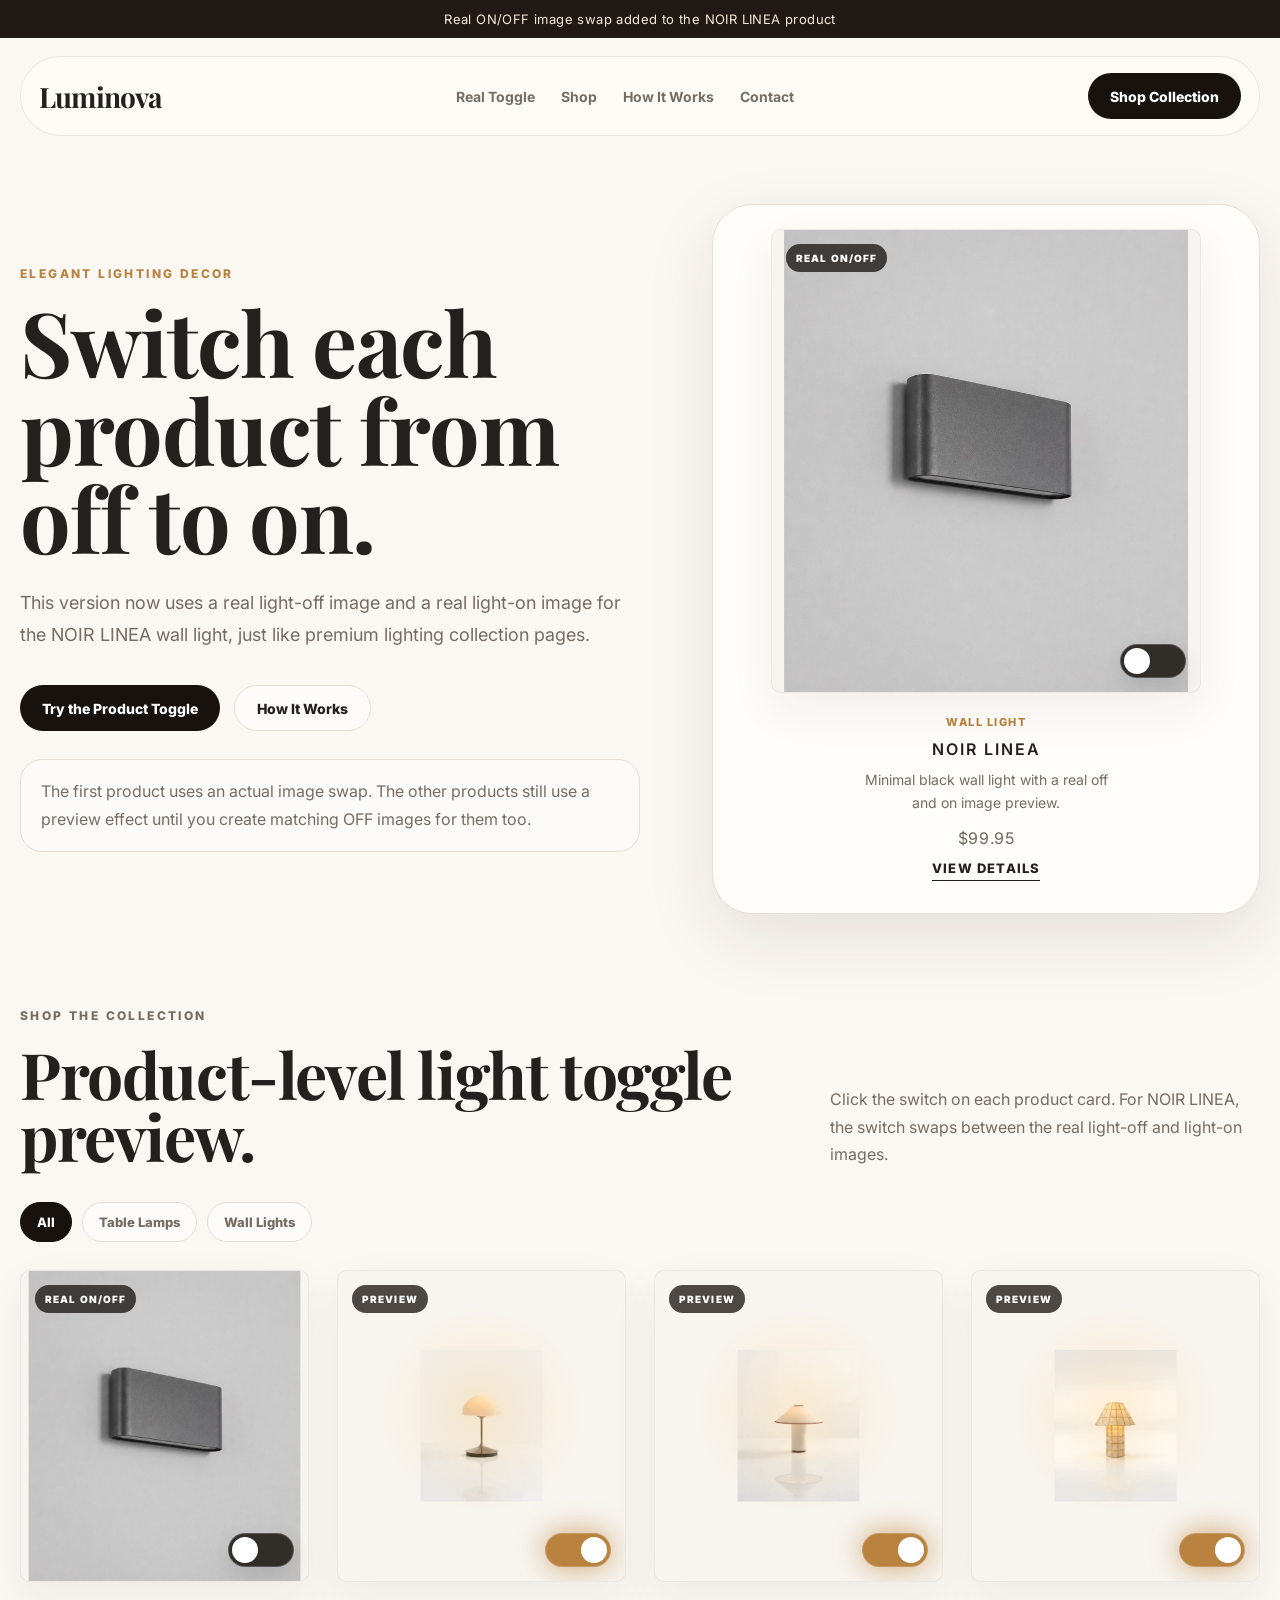
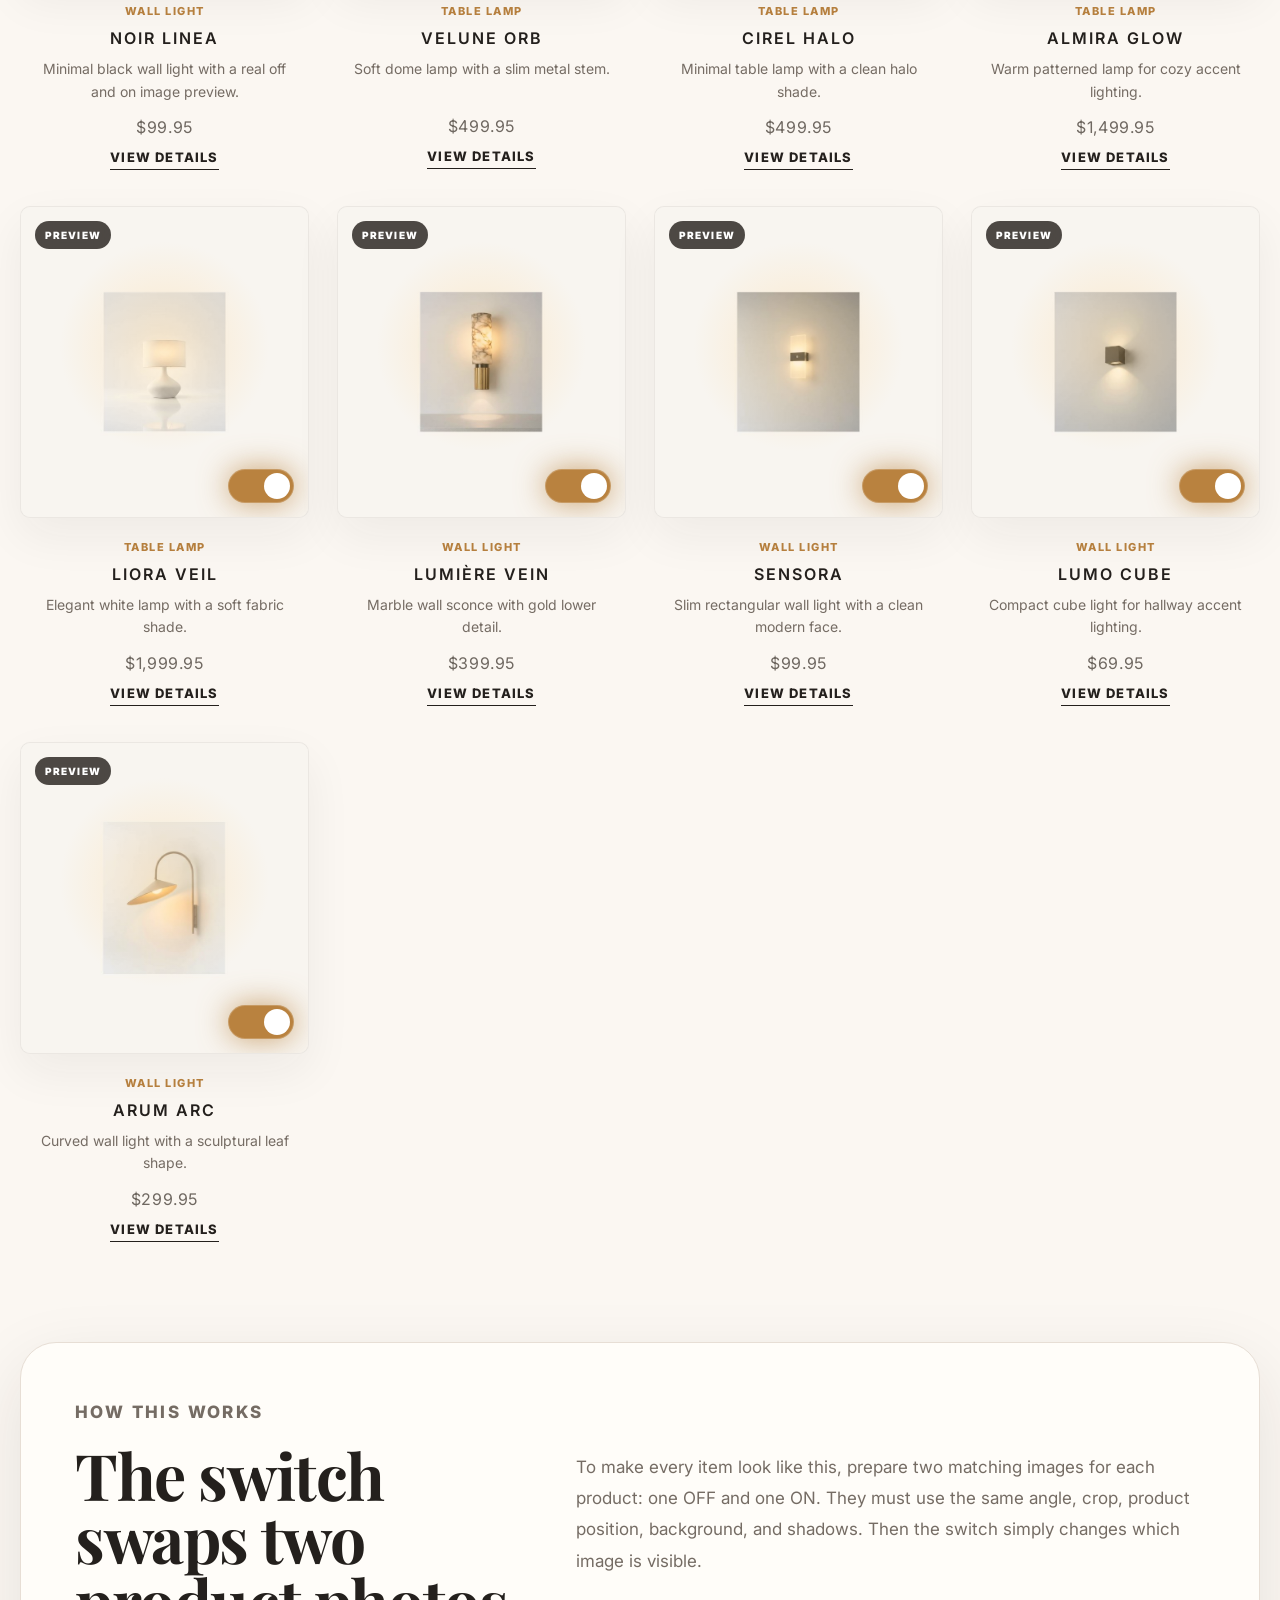
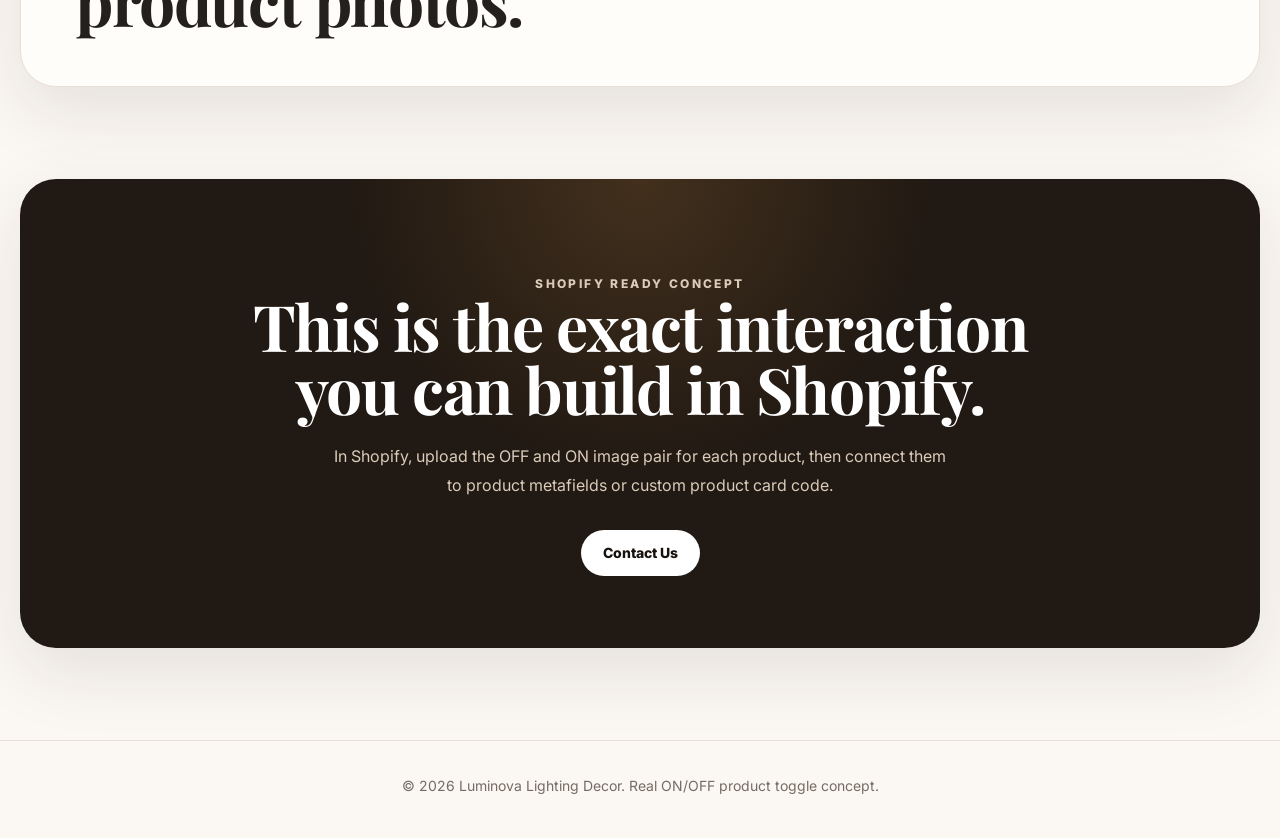
<file: index.html>
<!DOCTYPE html>
<html lang="en">
<head>
  <meta charset="UTF-8">
  <meta name="viewport" content="width=device-width, initial-scale=1.0">
  <title>Luminova Lighting Decor</title>
  <meta name="description" content="Lighting decor website with real product light on/off toggle.">
  <style>
    @import url('https://fonts.googleapis.com/css2?family=Inter:wght@400;500;600;700;800&family=Playfair+Display:wght@600;700&display=swap');

    :root {
      --bg: #fbf7f2;
      --paper: #fffdf9;
      --text: #24201d;
      --muted: #756c64;
      --line: #e7ded5;
      --gold: #b9823f;
      --dark: #17120e;
      --shadow: 0 24px 70px rgba(36, 32, 29, 0.10);
    }

    * {
      box-sizing: border-box;
      margin: 0;
      padding: 0;
    }

    html {
      scroll-behavior: smooth;
    }

    body {
      font-family: Inter, Arial, sans-serif;
      background: var(--bg);
      color: var(--text);
    }

    a {
      color: inherit;
      text-decoration: none;
    }

    button {
      font: inherit;
    }

    .announcement {
      text-align: center;
      padding: 11px 16px;
      background: #211913;
      color: #f6eadc;
      font-size: 13px;
      letter-spacing: 0.4px;
    }

    .header {
      width: min(1240px, calc(100% - 32px));
      margin: 18px auto 0;
      padding: 16px 18px;
      border: 1px solid rgba(36, 32, 29, 0.09);
      border-radius: 999px;
      display: flex;
      align-items: center;
      justify-content: space-between;
      background: rgba(255, 253, 249, 0.82);
      backdrop-filter: blur(16px);
      position: sticky;
      top: 14px;
      z-index: 10;
    }

    .logo {
      font-family: "Playfair Display", serif;
      font-size: 28px;
      font-weight: 700;
      letter-spacing: -0.8px;
    }

    .nav {
      display: flex;
      gap: 26px;
      color: var(--muted);
      font-size: 14px;
      font-weight: 700;
    }

    .nav a:hover {
      color: var(--text);
    }

    .header-action,
    .primary-btn,
    .secondary-btn {
      min-height: 46px;
      padding: 0 22px;
      border-radius: 999px;
      display: inline-flex;
      align-items: center;
      justify-content: center;
      font-weight: 800;
      font-size: 14px;
    }

    .header-action,
    .primary-btn {
      background: var(--dark);
      color: #fff;
    }

    .secondary-btn {
      border: 1px solid var(--line);
      background: rgba(255,255,255,0.65);
      color: var(--text);
    }

    .hero {
      width: min(1240px, calc(100% - 32px));
      margin: 68px auto 80px;
      display: grid;
      grid-template-columns: 1fr 0.85fr;
      gap: 48px;
      align-items: center;
    }

    .eyebrow {
      text-transform: uppercase;
      letter-spacing: 2.4px;
      color: var(--gold);
      font-size: 12px;
      font-weight: 800;
      margin-bottom: 16px;
    }

    h1,
    h2 {
      font-family: "Playfair Display", serif;
      letter-spacing: -1.4px;
      line-height: 0.98;
    }

    h1 {
      font-size: clamp(52px, 7vw, 94px);
      max-width: 800px;
    }

    .hero-text {
      max-width: 620px;
      color: var(--muted);
      font-size: 18px;
      line-height: 1.8;
      margin-top: 26px;
    }

    .hero-actions {
      display: flex;
      gap: 14px;
      flex-wrap: wrap;
      margin-top: 34px;
    }

    .note {
      margin-top: 28px;
      padding: 18px 20px;
      border: 1px solid var(--line);
      border-radius: 22px;
      background: rgba(255,255,255,0.58);
      color: var(--muted);
      line-height: 1.7;
      max-width: 620px;
    }

    .hero-preview {
      background: var(--paper);
      border: 1px solid var(--line);
      border-radius: 40px;
      padding: 24px;
      box-shadow: var(--shadow);
    }

    .hero-preview .product-card {
      max-width: 430px;
      margin: 0 auto;
    }

    .section {
      width: min(1240px, calc(100% - 32px));
      margin: 92px auto;
    }

    .section-header {
      display: flex;
      align-items: end;
      justify-content: space-between;
      gap: 24px;
      margin-bottom: 34px;
    }

    .section-header h2 {
      font-size: clamp(38px, 5vw, 68px);
      max-width: 820px;
    }

    .section-header p {
      color: var(--muted);
      max-width: 430px;
      line-height: 1.7;
    }

    .filters {
      display: flex;
      gap: 10px;
      flex-wrap: wrap;
      margin-bottom: 28px;
    }

    .filter-btn {
      border: 1px solid var(--line);
      background: rgba(255,255,255,0.62);
      border-radius: 999px;
      padding: 11px 16px;
      color: var(--muted);
      cursor: pointer;
      font-weight: 800;
      font-size: 13px;
    }

    .filter-btn.active {
      background: var(--dark);
      border-color: var(--dark);
      color: #fff;
    }

    .product-grid {
      display: grid;
      grid-template-columns: repeat(4, 1fr);
      gap: 28px;
    }

    .product-card {
      background: transparent;
      border-radius: 26px;
      transition: 0.25s ease;
    }

    .product-card:hover {
      transform: translateY(-4px);
    }

    .product-media {
      position: relative;
      background: #f6f2ed;
      aspect-ratio: 1 / 1.08;
      overflow: hidden;
      border-radius: 10px;
      border: 1px solid rgba(36, 32, 29, 0.05);
      box-shadow: 0 18px 48px rgba(36, 32, 29, 0.06);
    }

    .product-media img {
      width: 100%;
      height: 100%;
      object-fit: cover;
      display: block;
      transition: opacity 0.38s ease, transform 0.45s ease, filter 0.38s ease;
    }

    .product-card:hover img {
      transform: scale(1.035);
    }

    /* REAL IMAGE SWAP */
    .has-real-toggle .image-on {
      position: absolute;
      inset: 0;
      opacity: 0;
    }

    .has-real-toggle.is-on .image-on {
      opacity: 1;
    }

    .has-real-toggle.is-on .image-off {
      opacity: 0;
    }

    /* Preview effect for products without real off images yet */
    .preview-effect:not(.is-on) img {
      filter: grayscale(0.35) brightness(0.58) saturate(0.65);
      opacity: 0.82;
    }

    .css-glow {
      position: absolute;
      inset: 0;
      pointer-events: none;
      background: radial-gradient(circle at 50% 45%, rgba(255, 207, 130, 0.34), transparent 47%);
      opacity: 0;
      transition: 0.38s ease;
    }

    .preview-effect.is-on .css-glow {
      opacity: 1;
    }

    .badge {
      position: absolute;
      top: 14px;
      left: 14px;
      z-index: 3;
      display: inline-flex;
      align-items: center;
      padding: 8px 10px;
      border-radius: 999px;
      background: rgba(23, 18, 14, 0.76);
      color: #fff;
      backdrop-filter: blur(10px);
      font-size: 10px;
      font-weight: 900;
      letter-spacing: 1.1px;
    }

    .product-switch {
      position: absolute;
      right: 14px;
      bottom: 14px;
      z-index: 4;
      display: inline-flex;
      align-items: center;
      cursor: pointer;
      user-select: none;
    }

    .product-switch input {
      display: none;
    }

    .switch-track {
      width: 66px;
      height: 34px;
      border-radius: 999px;
      background: rgba(23, 18, 14, 0.85);
      border: 1px solid rgba(255,255,255,0.2);
      position: relative;
      transition: 0.3s ease;
      box-shadow: 0 10px 25px rgba(0,0,0,0.12);
    }

    .switch-track::before {
      content: "";
      width: 26px;
      height: 26px;
      border-radius: 999px;
      background: #fff;
      position: absolute;
      left: 3px;
      top: 3px;
      transition: 0.3s ease;
    }

    .product-switch input:checked + .switch-track {
      background: var(--gold);
      box-shadow: 0 0 30px rgba(185,130,63,0.72);
    }

    .product-switch input:checked + .switch-track::before {
      transform: translateX(32px);
    }

    .product-info {
      text-align: center;
      padding: 22px 8px 8px;
    }

    .category {
      color: var(--gold);
      font-size: 11px;
      font-weight: 800;
      text-transform: uppercase;
      letter-spacing: 1.5px;
      margin-bottom: 10px;
    }

    .product-info h3 {
      font-size: 16px;
      letter-spacing: 2px;
      font-weight: 600;
      margin-bottom: 10px;
    }

    .desc {
      color: var(--muted);
      line-height: 1.6;
      font-size: 14px;
      min-height: 44px;
      max-width: 260px;
      margin: 0 auto 14px;
    }

    .bottom {
      display: flex;
      flex-direction: column;
      align-items: center;
      gap: 12px;
    }

    .bottom span {
      color: #6f6861;
      font-size: 16px;
      letter-spacing: 0.6px;
    }

    .bottom button {
      border: none;
      background: transparent;
      color: var(--text);
      border-bottom: 1px solid var(--text);
      padding: 0 0 4px;
      cursor: pointer;
      font-size: 13px;
      font-weight: 800;
      text-transform: uppercase;
      letter-spacing: 1.2px;
    }

    .story {
      display: grid;
      grid-template-columns: 0.85fr 1.15fr;
      gap: 36px;
      align-items: center;
      padding: 54px;
      border-radius: 36px;
      background: var(--paper);
      border: 1px solid var(--line);
      box-shadow: var(--shadow);
    }

    .story h2 {
      font-size: clamp(38px, 5vw, 64px);
    }

    .story p {
      color: var(--muted);
      line-height: 1.85;
      font-size: 17px;
    }

    .contact {
      text-align: center;
      padding: 72px 28px;
      border-radius: 36px;
      background:
        radial-gradient(circle at top, rgba(185,130,63,0.22), transparent 38%),
        #211913;
      color: #fff;
      box-shadow: var(--shadow);
    }

    .contact h2 {
      font-size: clamp(40px, 5vw, 70px);
      max-width: 820px;
      margin: 0 auto;
    }

    .contact p {
      color: #dbcbb9;
      line-height: 1.8;
      max-width: 620px;
      margin: 22px auto 0;
    }

    .contact .primary-btn {
      margin-top: 30px;
      background: #fff;
      color: var(--dark);
    }

    .footer {
      text-align: center;
      color: var(--muted);
      padding: 36px 16px 44px;
      border-top: 1px solid var(--line);
      font-size: 14px;
    }

    @media (max-width: 1080px) {
      .hero,
      .story {
        grid-template-columns: 1fr;
      }

      .product-grid {
        grid-template-columns: repeat(3, 1fr);
      }
    }

    @media (max-width: 760px) {
      .nav {
        display: none;
      }

      .header-action {
        display: none;
      }

      .hero {
        margin-top: 44px;
      }

      .product-grid {
        grid-template-columns: repeat(2, 1fr);
        gap: 18px;
      }

      .section-header {
        display: block;
      }

      .section-header p {
        margin-top: 18px;
      }

      .story {
        padding: 30px;
      }

      .desc {
        min-height: auto;
      }
    }

    @media (max-width: 520px) {
      h1 {
        font-size: 48px;
      }

      .hero-text {
        font-size: 16px;
      }

      .product-grid {
        grid-template-columns: 1fr;
      }

      .product-media {
        aspect-ratio: 1 / 1;
      }
    }
  </style>
</head>
<body>
  <div class="announcement">Real ON/OFF image swap added to the NOIR LINEA product</div>

  <header class="header">
    <a href="#" class="logo">Luminova</a>
    <nav class="nav">
      <a href="#demo">Real Toggle</a>
      <a href="#shop">Shop</a>
      <a href="#story">How It Works</a>
      <a href="#contact">Contact</a>
    </nav>
    <a href="#shop" class="header-action">Shop Collection</a>
  </header>

  <main>
    <section class="hero" id="demo">
      <div>
        <p class="eyebrow">Elegant lighting decor</p>
        <h1>Switch each product from off to on.</h1>
        <p class="hero-text">
          This version now uses a real light-off image and a real light-on image for the NOIR LINEA wall light, just like premium lighting collection pages.
        </p>

        <div class="hero-actions">
          <a href="#shop" class="primary-btn">Try the Product Toggle</a>
          <a href="#story" class="secondary-btn">How It Works</a>
        </div>

        <div class="note">
          The first product uses an actual image swap. The other products still use a preview effect until you create matching OFF images for them too.
        </div>
      </div>

      <div class="hero-preview">
        
<article class="product-card has-real-toggle is-off" data-category="wall light">
  <div class="product-media">
    <span class="badge">REAL ON/OFF</span>
    <img class="image-off" src="[data-uri]" alt="NOIR LINEA light off" loading="lazy">
    <img class="image-on" src="[data-uri]" alt="NOIR LINEA light on" loading="lazy">
    <label class="product-switch" aria-label="Toggle NOIR LINEA light on and off">
      <input type="checkbox" class="item-toggle">
      <span class="switch-track"></span>
    </label>
  </div>
  <div class="product-info">
    <p class="category">Wall Light</p>
    <h3>NOIR LINEA</h3>
    <p class="desc">Minimal black wall light with a real off and on image preview.</p>
    <div class="bottom">
      <span>$99.95</span>
      <button type="button">View Details</button>
    </div>
  </div>
</article>

      </div>
    </section>

    <section class="section" id="shop">
      <div class="section-header">
        <div>
          <p class="eyebrow">Shop the collection</p>
          <h2>Product-level light toggle preview.</h2>
        </div>
        <p>
          Click the switch on each product card. For NOIR LINEA, the switch swaps between the real light-off and light-on images.
        </p>
      </div>

      <div class="filters">
        <button class="filter-btn active" data-filter="all">All</button>
        <button class="filter-btn" data-filter="table lamp">Table Lamps</button>
        <button class="filter-btn" data-filter="wall light">Wall Lights</button>
      </div>

      <div class="product-grid" id="productGrid">
        
<article class="product-card has-real-toggle is-off" data-category="wall light">
  <div class="product-media">
    <span class="badge">REAL ON/OFF</span>
    <img class="image-off" src="[data-uri]" alt="NOIR LINEA light off" loading="lazy">
    <img class="image-on" src="[data-uri]" alt="NOIR LINEA light on" loading="lazy">
    <label class="product-switch" aria-label="Toggle NOIR LINEA light on and off">
      <input type="checkbox" class="item-toggle">
      <span class="switch-track"></span>
    </label>
  </div>
  <div class="product-info">
    <p class="category">Wall Light</p>
    <h3>NOIR LINEA</h3>
    <p class="desc">Minimal black wall light with a real off and on image preview.</p>
    <div class="bottom">
      <span>$99.95</span>
      <button type="button">View Details</button>
    </div>
  </div>
</article>


<article class="product-card preview-effect" data-category="table lamp">
  <div class="product-media">
    <span class="badge">PREVIEW</span>
    <img src="[data-uri]" alt="VELUNE ORB lighting decor" loading="lazy">
    <div class="css-glow"></div>
    <label class="product-switch" aria-label="Toggle VELUNE ORB light preview">
      <input type="checkbox" class="item-toggle" checked>
      <span class="switch-track"></span>
    </label>
  </div>
  <div class="product-info">
    <p class="category">Table Lamp</p>
    <h3>VELUNE ORB</h3>
    <p class="desc">Soft dome lamp with a slim metal stem.</p>
    <div class="bottom">
      <span>$499.95</span>
      <button type="button">View Details</button>
    </div>
  </div>
</article>


<article class="product-card preview-effect" data-category="table lamp">
  <div class="product-media">
    <span class="badge">PREVIEW</span>
    <img src="[data-uri]" alt="CIREL HALO lighting decor" loading="lazy">
    <div class="css-glow"></div>
    <label class="product-switch" aria-label="Toggle CIREL HALO light preview">
      <input type="checkbox" class="item-toggle" checked>
      <span class="switch-track"></span>
    </label>
  </div>
  <div class="product-info">
    <p class="category">Table Lamp</p>
    <h3>CIREL HALO</h3>
    <p class="desc">Minimal table lamp with a clean halo shade.</p>
    <div class="bottom">
      <span>$499.95</span>
      <button type="button">View Details</button>
    </div>
  </div>
</article>


<article class="product-card preview-effect" data-category="table lamp">
  <div class="product-media">
    <span class="badge">PREVIEW</span>
    <img src="[data-uri]" alt="ALMIRA GLOW lighting decor" loading="lazy">
    <div class="css-glow"></div>
    <label class="product-switch" aria-label="Toggle ALMIRA GLOW light preview">
      <input type="checkbox" class="item-toggle" checked>
      <span class="switch-track"></span>
    </label>
  </div>
  <div class="product-info">
    <p class="category">Table Lamp</p>
    <h3>ALMIRA GLOW</h3>
    <p class="desc">Warm patterned lamp for cozy accent lighting.</p>
    <div class="bottom">
      <span>$1,499.95</span>
      <button type="button">View Details</button>
    </div>
  </div>
</article>


<article class="product-card preview-effect" data-category="table lamp">
  <div class="product-media">
    <span class="badge">PREVIEW</span>
    <img src="[data-uri]" alt="LIORA VEIL lighting decor" loading="lazy">
    <div class="css-glow"></div>
    <label class="product-switch" aria-label="Toggle LIORA VEIL light preview">
      <input type="checkbox" class="item-toggle" checked>
      <span class="switch-track"></span>
    </label>
  </div>
  <div class="product-info">
    <p class="category">Table Lamp</p>
    <h3>LIORA VEIL</h3>
    <p class="desc">Elegant white lamp with a soft fabric shade.</p>
    <div class="bottom">
      <span>$1,999.95</span>
      <button type="button">View Details</button>
    </div>
  </div>
</article>


<article class="product-card preview-effect" data-category="wall light">
  <div class="product-media">
    <span class="badge">PREVIEW</span>
    <img src="[data-uri]" alt="LUMIÈRE VEIN lighting decor" loading="lazy">
    <div class="css-glow"></div>
    <label class="product-switch" aria-label="Toggle LUMIÈRE VEIN light preview">
      <input type="checkbox" class="item-toggle" checked>
      <span class="switch-track"></span>
    </label>
  </div>
  <div class="product-info">
    <p class="category">Wall Light</p>
    <h3>LUMIÈRE VEIN</h3>
    <p class="desc">Marble wall sconce with gold lower detail.</p>
    <div class="bottom">
      <span>$399.95</span>
      <button type="button">View Details</button>
    </div>
  </div>
</article>


<article class="product-card preview-effect" data-category="wall light">
  <div class="product-media">
    <span class="badge">PREVIEW</span>
    <img src="[data-uri]" alt="SENSORA lighting decor" loading="lazy">
    <div class="css-glow"></div>
    <label class="product-switch" aria-label="Toggle SENSORA light preview">
      <input type="checkbox" class="item-toggle" checked>
      <span class="switch-track"></span>
    </label>
  </div>
  <div class="product-info">
    <p class="category">Wall Light</p>
    <h3>SENSORA</h3>
    <p class="desc">Slim rectangular wall light with a clean modern face.</p>
    <div class="bottom">
      <span>$99.95</span>
      <button type="button">View Details</button>
    </div>
  </div>
</article>


<article class="product-card preview-effect" data-category="wall light">
  <div class="product-media">
    <span class="badge">PREVIEW</span>
    <img src="[data-uri]" alt="LUMO CUBE lighting decor" loading="lazy">
    <div class="css-glow"></div>
    <label class="product-switch" aria-label="Toggle LUMO CUBE light preview">
      <input type="checkbox" class="item-toggle" checked>
      <span class="switch-track"></span>
    </label>
  </div>
  <div class="product-info">
    <p class="category">Wall Light</p>
    <h3>LUMO CUBE</h3>
    <p class="desc">Compact cube light for hallway accent lighting.</p>
    <div class="bottom">
      <span>$69.95</span>
      <button type="button">View Details</button>
    </div>
  </div>
</article>


<article class="product-card preview-effect" data-category="wall light">
  <div class="product-media">
    <span class="badge">PREVIEW</span>
    <img src="[data-uri]" alt="ARUM ARC lighting decor" loading="lazy">
    <div class="css-glow"></div>
    <label class="product-switch" aria-label="Toggle ARUM ARC light preview">
      <input type="checkbox" class="item-toggle" checked>
      <span class="switch-track"></span>
    </label>
  </div>
  <div class="product-info">
    <p class="category">Wall Light</p>
    <h3>ARUM ARC</h3>
    <p class="desc">Curved wall light with a sculptural leaf shape.</p>
    <div class="bottom">
      <span>$299.95</span>
      <button type="button">View Details</button>
    </div>
  </div>
</article>

      </div>
    </section>

    <section class="section" id="story">
      <div class="story">
        <div>
          <p class="eyebrow">How this works</p>
          <h2>The switch swaps two product photos.</h2>
        </div>
        <p>
          To make every item look like this, prepare two matching images for each product: one OFF and one ON. They must use the same angle, crop, product position, background, and shadows. Then the switch simply changes which image is visible.
        </p>
      </div>
    </section>

    <section class="section">
      <div class="contact" id="contact">
        <p class="eyebrow">Shopify ready concept</p>
        <h2>This is the exact interaction you can build in Shopify.</h2>
        <p>
          In Shopify, upload the OFF and ON image pair for each product, then connect them to product metafields or custom product card code.
        </p>
        <a href="mailto:hello@example.com" class="primary-btn">Contact Us</a>
      </div>
    </section>
  </main>

  <footer class="footer">
    © 2026 Luminova Lighting Decor. Real ON/OFF product toggle concept.
  </footer>

  <script>
    function setProductState(card, isOn) {
      card.classList.toggle("is-on", isOn);
      card.classList.toggle("is-off", !isOn);
    }

    document.querySelectorAll(".product-card").forEach(function(card) {
      const toggle = card.querySelector(".item-toggle");
      if (!toggle) return;

      setProductState(card, toggle.checked);

      toggle.addEventListener("change", function() {
        setProductState(card, toggle.checked);
      });
    });

    const filterButtons = document.querySelectorAll(".filter-btn");
    const productCards = document.querySelectorAll("#productGrid .product-card");

    filterButtons.forEach(function(button) {
      button.addEventListener("click", function() {
        const filter = button.dataset.filter;

        filterButtons.forEach(function(btn) {
          btn.classList.remove("active");
        });
        button.classList.add("active");

        productCards.forEach(function(card) {
          const category = card.dataset.category;
          card.style.display = filter === "all" || category === filter ? "" : "none";
        });
      });
    });
  </script>
</body>
</html>
</file>
